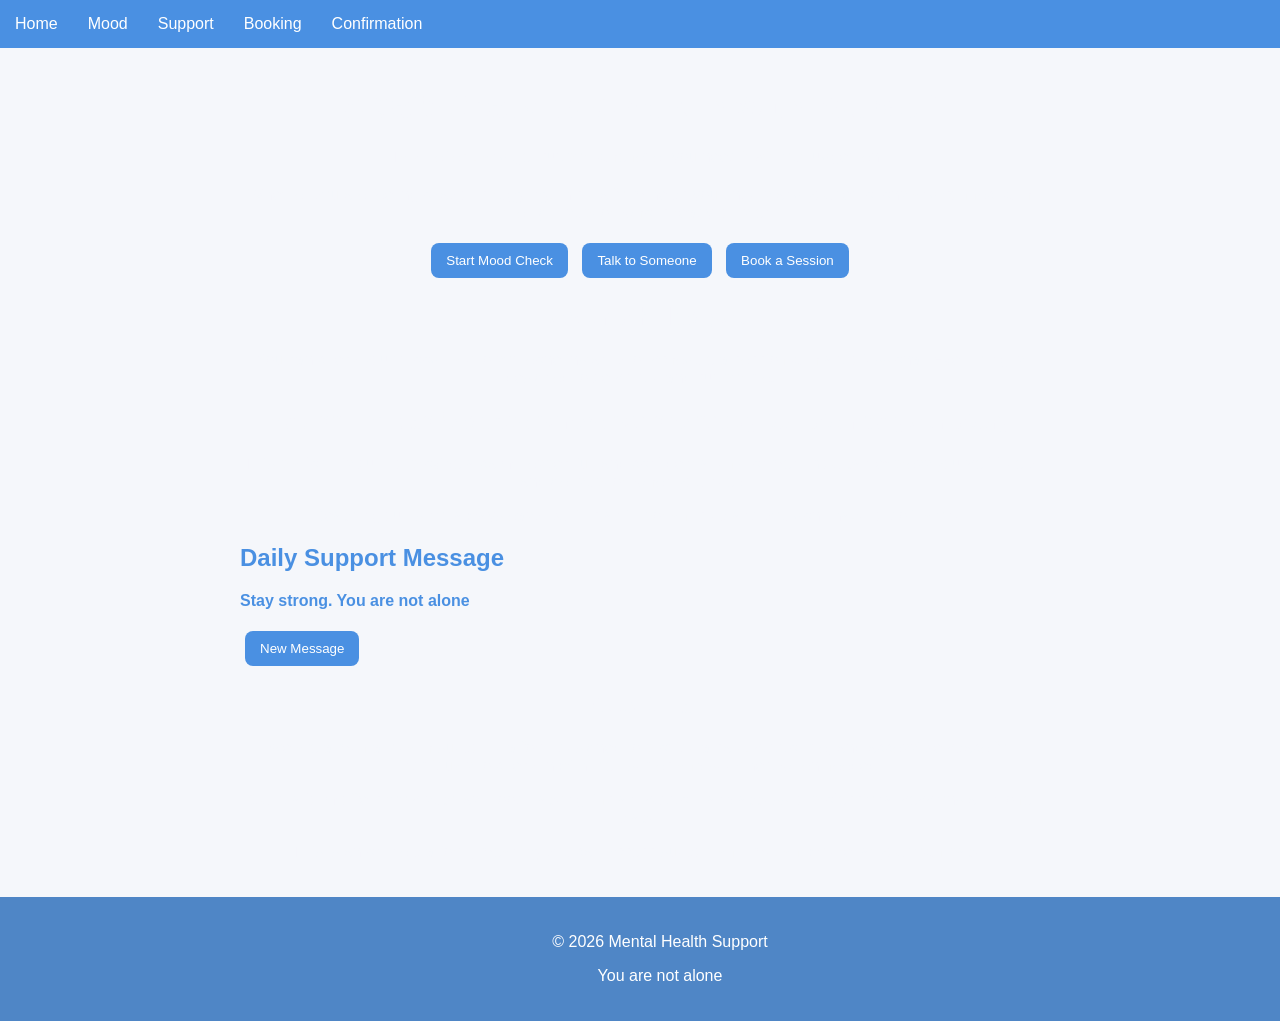
<file: Index.html>
<!DOCTYPE html>
<html>
  <head>
    <title>MENTAL HEALTH SUPPORT WEBSITE</title>
    <link rel="stylesheet" href="style.css">
  </head>
  
  <body>

    <header class="navbar">
      <a href="Index.html">Home</a>
      <a href="Mood-check.html">Mood</a>
      <a href="Support.html">Support</a>
      <a href="Booking.html">Booking</a>
      <a href="Confirmation.html">Confirmation</a>
    </header>
    <div class="container">
      <h1>A Safe Space to Check In With Yourself</h1>
      <p class="intro">
    Talk, reflect, and get support whenever you need it without judgement.
    </p>

  <p>
      Whether you are feeling okay or struggling, this platform helps you
    understand your emotions and connect with the right support who is ready to listen.
  </p>

  <div class="actions">
    <button onclick="location.href='Mood-check.html'">Start Mood Check</button>
    <button onclick="location.href='Support.html'">Talk to Someone</button>
    <button onclick="location.href='Booking.html'">Book a Session</button>
  </div>

  <h2>How this helps you</h2>
  <p>
    You can check your mood, talk to someone instantly, or schedule a session
    with a professional. Everything is designed to be simple and supportive.
  </p>

  <h2>You are in a safe space where we are ready to listen to your story</h2>
  <p>
    This platform is built to provide a calm, respectful, and confidential
    environment. You can express yourself freely and get support when you need it.
  </p>

  <p>
    Reaching out is not always easy, but it is an important step and you don't
    have to do it alone.
  </p>

  <div class="quote-box">
    <h2>Daily Support Message</h2>
    <p id="Quote">Loading message...</p>
    <button onclick="getQuote()">New Message</button>
  </div>


  <h2>About Us</h2>

  <p>
    We are a mental health support platform designed to provide a safe,
    supportive, and accessible space for individuals to check in with
    themselves and seek help when needed.
  </p>

  <p>
    Our platform offers tools such as mood tracking, instant support,
    and access to professional sessions all in one place.
  </p>

  <p>
    This is an online platform, meaning you can access support anytime,
    anywhere, at your own pace.
  </p>

</div> 

<footer class="footer">
  <p>© 2026 Mental Health Support</p>
  <p>You are not alone </p>
</footer>

<script src="Index.js"></script>

</body>
</html>
</file>
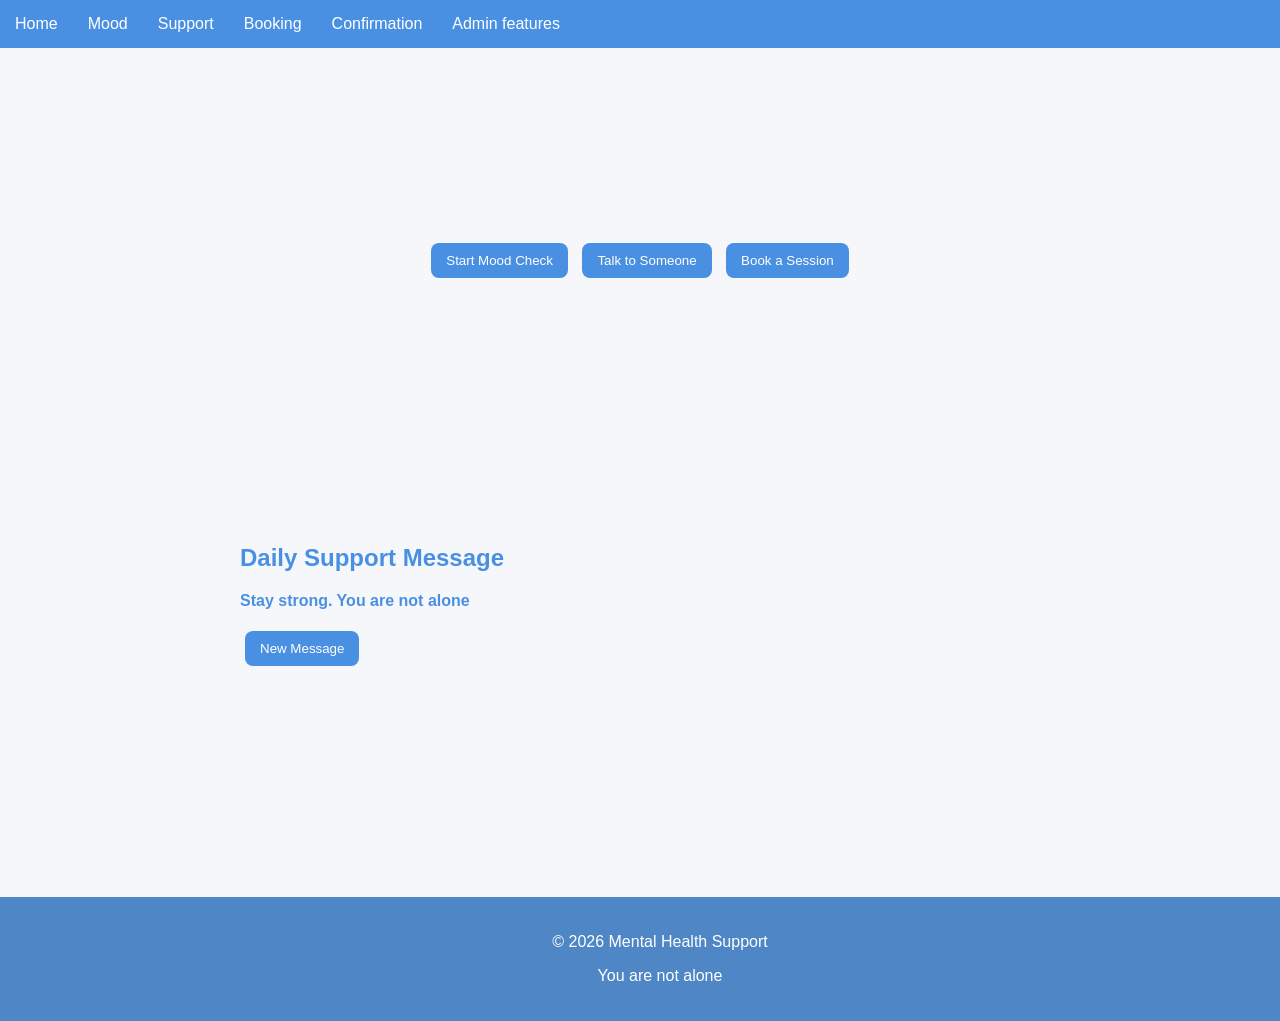
<file: index.html>
<!DOCTYPE html>
<html>
  <head>
    <title>MENTAL HEALTH SUPPORT WEBSITE</title>
    <link rel="stylesheet" href="style.css">
  </head>
  
  <body>

    <header class="navbar">
      <a href="index.html">Home</a>
      <a href="Mood-check.html">Mood</a>
      <a href="Support.html">Support</a>
      <a href="Booking.html">Booking</a>
      <a href="Confirmation.html">Confirmation</a>
      <a href="Admin.html">Admin features</a>
    </header>
    <div class="container">
      <h1>A Safe Space to Check In With Yourself</h1>
      <p class="intro">
    Talk, reflect, and get support whenever you need it without judgement.
    We are ready to listen to your story
    </p>

  <p>
      Whether you are feeling okay or struggling, this platform helps you
    understand your emotions and connect with the right support who is ready to listen.
  </p>

  <div class="actions">
    <button onclick="location.href='Mood-check.html'">Start Mood Check</button>
    <button onclick="location.href='Support.html'">Talk to Someone</button>
    <button onclick="location.href='Booking.html'">Book a Session</button>
  </div>

  <h2>How this helps you</h2>
  <p>
    You can check your mood, talk to someone instantly, or schedule a session
    with a professional. Everything is designed to be simple and supportive.
  </p>

  <h2>You are in a safe space where we are ready to listen to your story</h2>
  <p>
    This platform is built to provide a calm, respectful, and confidential
    environment. You can express yourself freely and get support when you need it.
  </p>

  <p>
    Reaching out is not always easy, but it is an important step and you don't
    have to do it alone.
  </p>

  <div class="quote-box">
    <h2>Daily Support Message</h2>
    <p id="Quote">Loading message...</p>
    <button onclick="getQuote()">New Message</button>
  </div>


  <h2>About Us</h2>

  <p>
    We are a mental health support platform designed to provide a safe,
    supportive, and accessible space for individuals to check in with
    themselves and seek help when needed.
  </p>

  <p>
    Our platform offers tools such as mood tracking, instant support,
    and access to professional sessions all in one place.
  </p>

  <p>
    This is an online platform, meaning you can access support anytime,
    anywhere, at your own pace.
  </p>

</div> 

<footer class="footer">
  <p>© 2026 Mental Health Support</p>
  <p>You are not alone </p>
</footer>

<script src="index.js"></script>

</body>
</html>
</file>
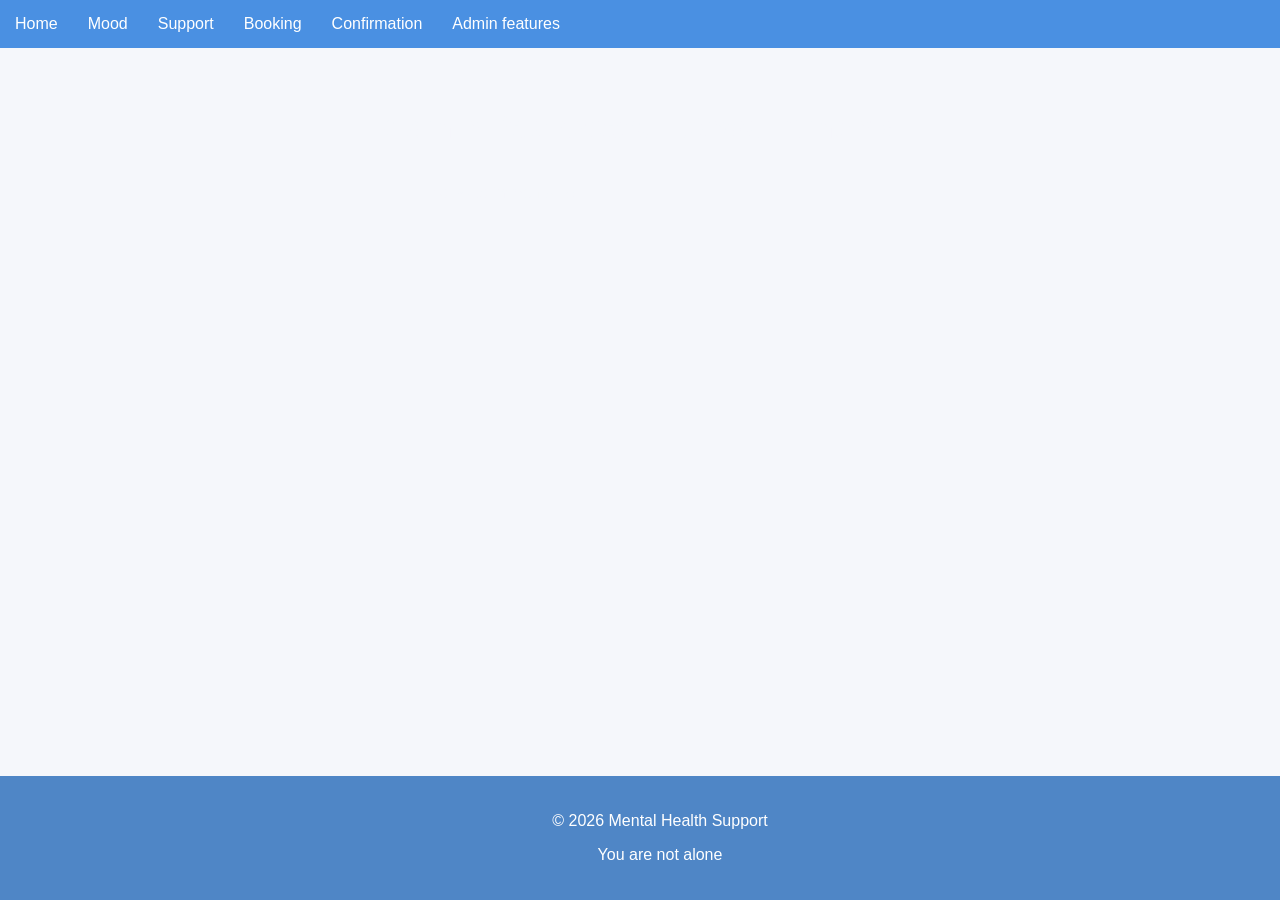
<file: Admin.html>
<!DOCTYPE html>
<html>
<head>
    <title>Admin Dashboard</title>
    <link rel="stylesheet" href="style.css">
</head>
<body>
<header class="navbar">
  <a href="index.html">Home</a>
  <a href="Mood-check.html">Mood</a>
  <a href="Support.html">Support</a>
  <a href="Booking.html">Booking</a>
  <a href="Confirmation.html">Confirmation</a>
  <a href="Admin.html">Admin features</a>

</header>

<body>
<div class="container">
<main class="main-content">
<div class="card-container">
    <h1>Admin Dashboard - Appointments</h1>

<div id="appointments" class="appointments-grid"></div>
</main>
</div>
</div>
<script>
function loadAppointments() {

    let data = JSON.parse(localStorage.getItem("appointments")) || [];

    let container = document.getElementById("appointments");

    if (data.length === 0) {
        container.innerHTML = "<p>No appointments yet</p>";
        return;
    }

    container.innerHTML = "";

    data.forEach(a => {
        container.innerHTML += `
            <div class="appointment-card">
                <h3>${a.doctor}</h3>
                <p><strong>Name:</strong> ${a.name}</p>
                <p><strong>Date & Time:</strong> ${a.datetime}</p>
                <p><strong>Booked At:</strong> ${a.createdAt}</p>
            </div>
        `;
    });
}

loadAppointments();
</script>

<footer class="footer">
  <p>© 2026 Mental Health Support</p>
  <p>You are not alone </p>
</footer>

</body>
</html>
</file>
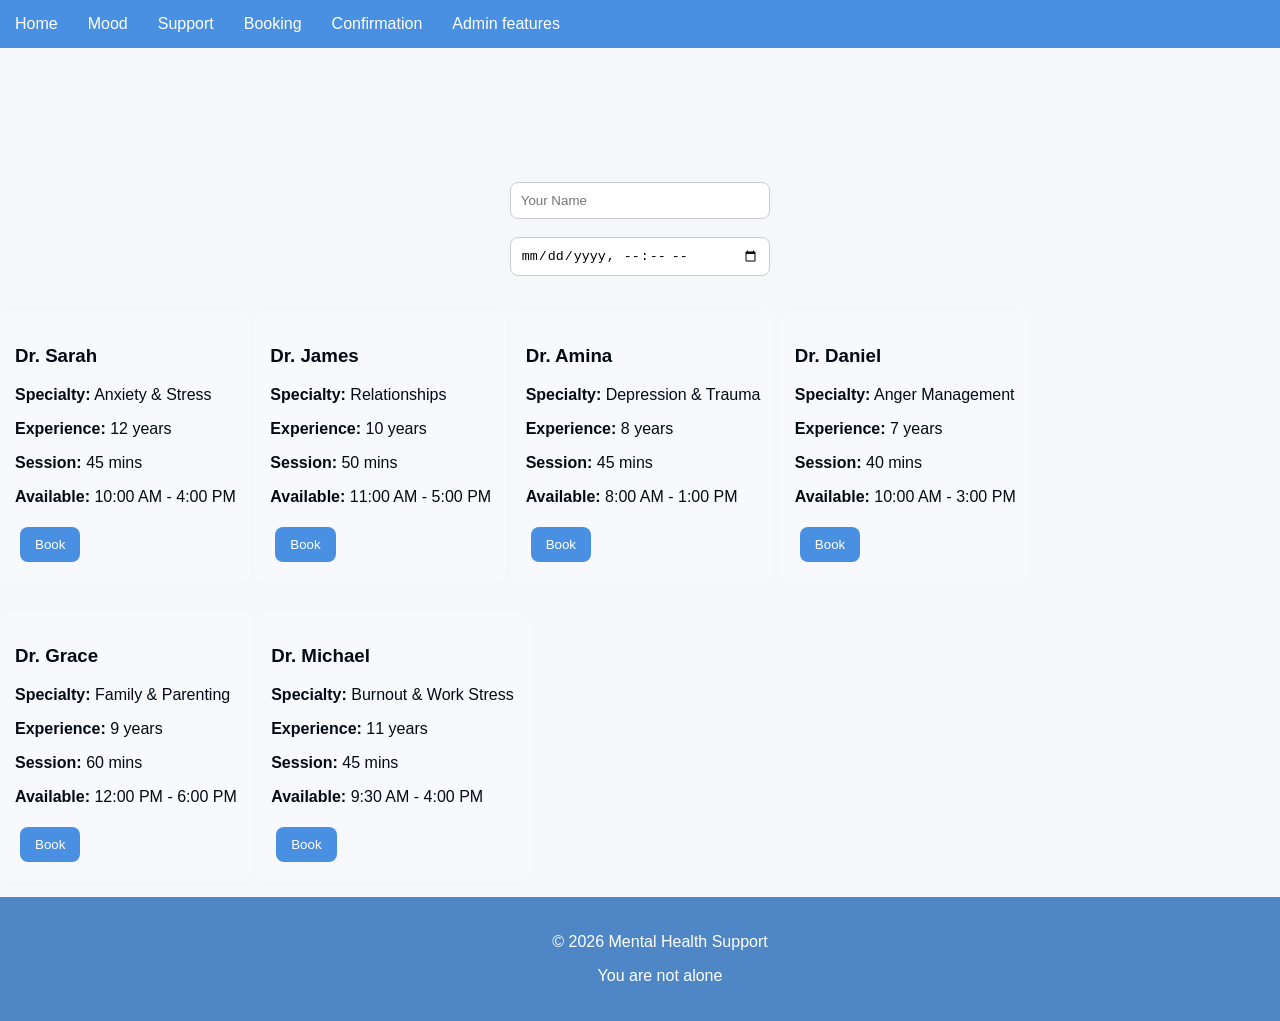
<file: Booking.html>
<!DOCTYPE html>
<html>
<head>
  <title>Booking</title>
  <link rel="stylesheet" href="style.css">
</head>

<body>

<header class="navbar">
  <a href="index.html">Home</a>
  <a href="Mood-check.html">Mood</a>
  <a href="Support.html">Support</a>
  <a href="Booking.html">Booking</a>
  <a href="Confirmation.html">Confirmation</a>
  <a href="Admin.html">Admin features</a>

</header>

<div class="container">

  <h1>Book a Session</h1>
  <p>Choose a psychologist, date and time that works for you</p>

 <input type="text" id="name" placeholder="Your Name"><br><br>

  <!-- <div class="time-section">
    <label>Select Date & Time:</label><br><br> -->
    <input type="datetime-local" id="time">
  </div>

<!-- 
<button onclick="bookAppointment()">Book</button> -->

  <div class="card-container">

  <div class="card">
    <h3>Dr. Sarah</h3>
    <p><strong>Specialty:</strong> Anxiety & Stress</p>
    <p><strong>Experience:</strong> 12 years</p>
    <p><strong>Session:</strong> 45 mins</p>
    <p><strong>Available:</strong> 10:00 AM - 4:00 PM</p>
    <button onclick="book('Dr. Sarah')">Book</button>
  </div>

  <div class="card">
    <h3>Dr. James</h3>
    <p><strong>Specialty:</strong> Relationships</p>
    <p><strong>Experience:</strong> 10 years</p>
    <p><strong>Session:</strong> 50 mins</p>
    <p><strong>Available:</strong> 11:00 AM - 5:00 PM</p>
    <button onclick="book('Dr. James')">Book</button>
  </div>

  <div class="card">
    <h3>Dr. Amina</h3>
    <p><strong>Specialty:</strong> Depression & Trauma</p>
    <p><strong>Experience:</strong> 8 years</p>
    <p><strong>Session:</strong> 45 mins</p>
    <p><strong>Available:</strong> 8:00 AM - 1:00 PM</p>
    <button onclick="book('Dr. Amina')">Book</button>
  </div>

  <div class="card">
    <h3>Dr. Daniel</h3>
    <p><strong>Specialty:</strong> Anger Management</p>
    <p><strong>Experience:</strong> 7 years</p>
    <p><strong>Session:</strong> 40 mins</p>
    <p><strong>Available:</strong> 10:00 AM - 3:00 PM</p>
    <button onclick="book('Dr. Daniel')">Book</button>
  </div>

  <div class="card">
    <h3>Dr. Grace</h3>
    <p><strong>Specialty:</strong> Family & Parenting</p>
    <p><strong>Experience:</strong> 9 years</p>
    <p><strong>Session:</strong> 60 mins</p>
    <p><strong>Available:</strong> 12:00 PM - 6:00 PM</p>
    <button onclick="book('Dr. Grace')">Book</button>
  </div>

  <div class="card">
    <h3>Dr. Michael</h3>
    <p><strong>Specialty:</strong> Burnout & Work Stress</p>
    <p><strong>Experience:</strong> 11 years</p>
    <p><strong>Session:</strong> 45 mins</p>
    <p><strong>Available:</strong> 9:30 AM - 4:00 PM</p>
    <button onclick="book('Dr. Michael')">Book</button>
  </div>

</div>
<script>
  function book(doctorName) {

    const name = document.getElementById("name").value;
    const datetime = document.getElementById("time").value;

    if (!name || !datetime) {
        alert("Please enter your name and select date/time");
        return;
    }

    let appointments = JSON.parse(localStorage.getItem("appointments")) || [];

    const booking = {
        doctor: doctorName,
        name: name,
        datetime: datetime,
        createdAt: new Date().toLocaleString()
    };

    appointments.push(booking);
    localStorage.setItem("appointments", JSON.stringify(appointments));

    alert("Booking successful with " + doctorName);

    window.location.href = "Confirmation.html";
}
</script>

<script src="index.js"></script>

<footer class="footer">
  <p>© 2026 Mental Health Support</p>
  <p>You are not alone </p>
</footer>

</body>
</html>
</file>
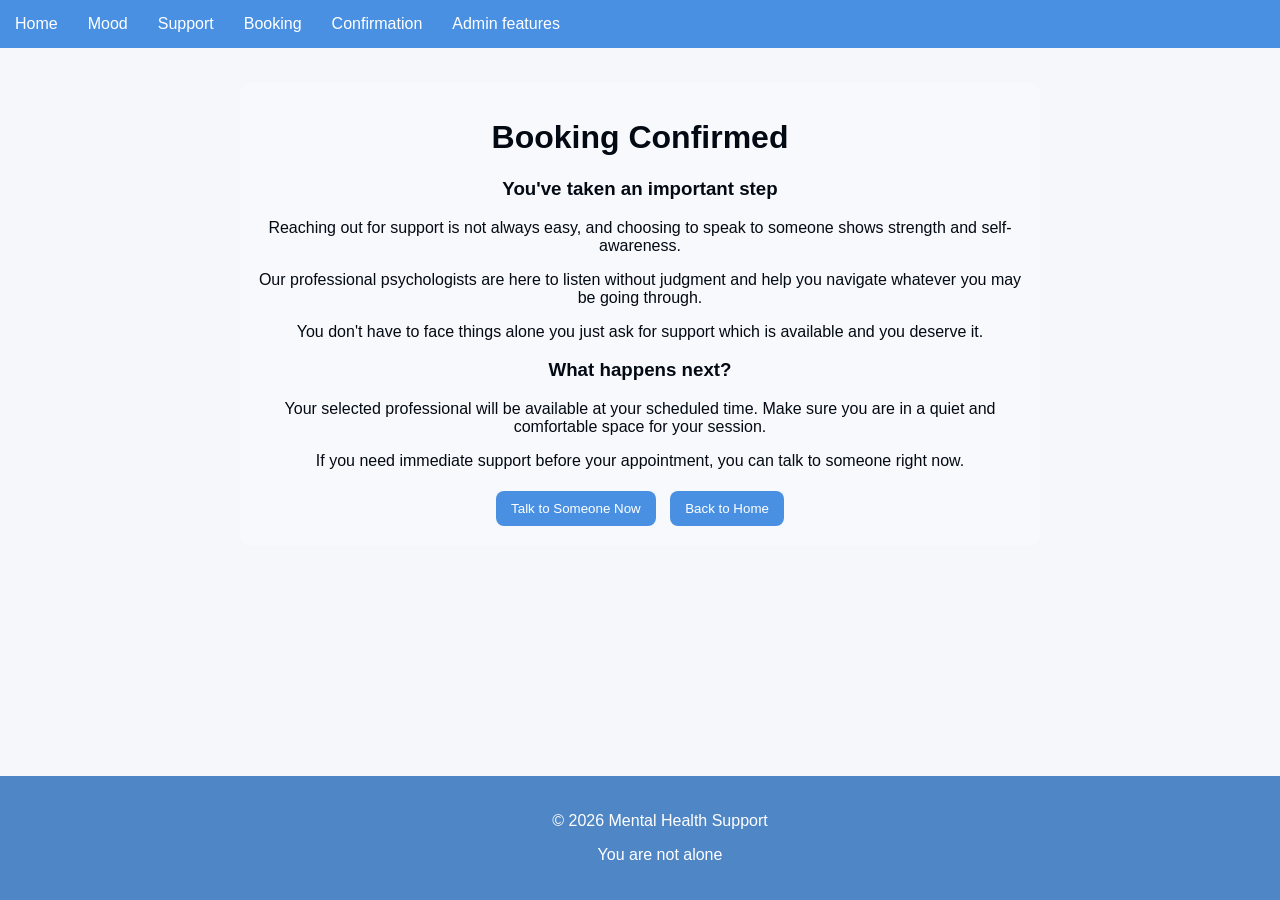
<file: Confirmation.html>
<!DOCTYPE html>
<html>
<head>
  <title>Confirmation</title>
  <link rel="stylesheet" href="style.css">
</head>

<body>

<header class="navbar">
  <a href="index.html">Home</a>
  <a href="Mood-check.html">Mood</a>
  <a href="Support.html">Support</a>
  <a href="Booking.html">Booking</a>
  <a href="Confirmation.html">Confirmation</a>
  <a href="Admin.html">Admin features</a>

</header>

<div class="container">

  <div class="card">

    <h1>Booking Confirmed </h1>

    <p id="doctor"></p>
    <p id="time"></p>
    <p id="message"></p>

    <h3>You've taken an important step </h3>

    <p>
      Reaching out for support is not always easy, and choosing to speak to someone
      shows strength and self-awareness.
    </p>

    <p>
      Our professional psychologists are here to listen without judgment and help you navigate
      whatever you may be going through.
    </p>

    <p>
      You don't have to face things alone you just ask for support which is available and you deserve it.
    </p>


    <h3>What happens next?</h3>

    <p>
      Your selected professional will be available at your scheduled time.
      Make sure you are in a quiet and comfortable space for your session.
    </p>

    <p>
      If you need immediate support before your appointment, you can talk to someone
      right now.
    </p>


    <button onclick="location.href='Support.html'">Talk to Someone Now</button>
    <button onclick="location.href='index.html'">Back to Home</button>

  </div>

</div>
<script>
  
const data = JSON.parse(localStorage.getItem("appointments")) || [];
const last = data[data.length - 1];

if (last) {
    document.getElementById("message").innerText =
        `Booked ${last.doctor} for ${last.name} on ${last.datetime}`;
}
</script>
<!-- <script>
function bookDoctor(doctorName) {

    const name = document.getElementById("name").value;
    const datetime = document.getElementById("datetime").value;

    if (!name || !datetime) {
        alert("Please enter your name and select date/time");
        return;
    }

    let appointments = JSON.parse(localStorage.getItem("appointments")) || [];

    const booking = {
        doctor: doctorName,
        name: name,
        datetime: datetime,
        createdAt: new Date().toLocaleString()
    };

    appointments.push(booking);
    localStorage.setItem("appointments", JSON.stringify(appointments));

    alert("Booking successful with " + doctorName);

    window.location.href = "confirmation.html";
}

</script> -->


<footer class="footer">
  <p>© 2026 Mental Health Support</p>
  <p>You are not alone </p>
</footer>
<script src="index.js"></script>

</body>
</html>
</file>
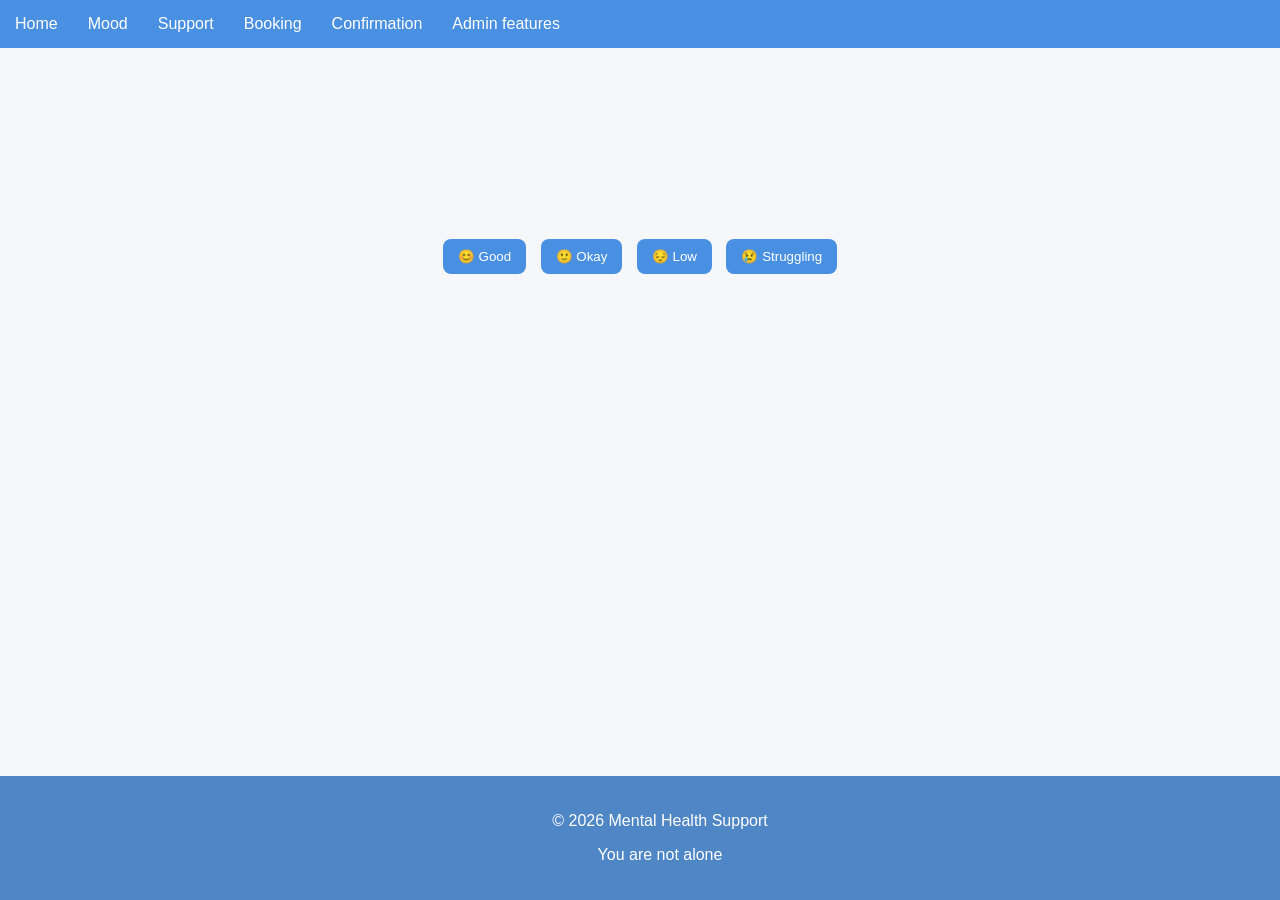
<file: Mood-check.html>
<!DOCTYPE html>
<html>
<head>
  <title>Mood Check</title>
  <link rel="stylesheet" href="style.css">
</head>

<body>

<header class="navbar">
  <a href="index.html">Home</a>
  <a href="Mood-check.html">Mood</a>
  <a href="Support.html">Support</a>
  <a href="Booking.html">Booking</a>
  <a href="Confirmation.html">Confirmation</a>
  <a href="Admin.html">Admin features</a>

</header>

<div class="container">


    <h1>How are you feeling today?</h1>

    <p>
      Take a moment to check in with yourself. Understanding how you feel
      is the first step toward getting the right support and advice.
    </p>

    <p>
      Your response helps guide you to helpful tools and support options.
    </p>

    <div class="mood-buttons">
      <button onclick="setMood('Good')">😊 Good</button>
      <button onclick="setMood('Okay')">🙂 Okay</button>
      <button onclick="setMood('Low')">😔 Low</button>
      <button onclick="setMood('Struggling')">😢 Struggling</button>
    </div>

    <p id="result"></p>

  </div>

  <div class="card" id="suggestions" style="display:none;">
    <h3>Suggestions for you</h3>
    <p id="advice"></p>

    <button onclick="location.href='Support.html'">Talk to Someone</button>
    <button onclick="location.href='Booking.html'">Book a Session</button>
  </div>

</div>


<script>
function setMood(mood) {
  let result = document.getElementById("result");
  let advice = document.getElementById("advice");
  let suggestions = document.getElementById("suggestions");

  result.innerText = "You selected: " + mood;

  suggestions.style.display = "block";

  if (mood === "Good") {
    advice.innerText = "That's great to hear! Keep doing what makes you feel positive and balanced.";
  }

  else if (mood === "Okay") {
    advice.innerText = "It's okay to feel this way. Try taking a short break or doing something you enjoy.";
  }

  else if (mood === "Low") {
    advice.innerText = "You might benefit from talking to someone or practicing a calming activity.";
  }

  else if (mood === "Struggling") {
    advice.innerText = "You are not alone. Reaching out to someone could really help right now.";
  }
}
</script>

<script src="index.js"></script>
<script src="test.js"></script>

<footer class="footer">
  <p>© 2026 Mental Health Support</p>
  <p>You are not alone</p>

</footer>
</body>
</html>
</file>
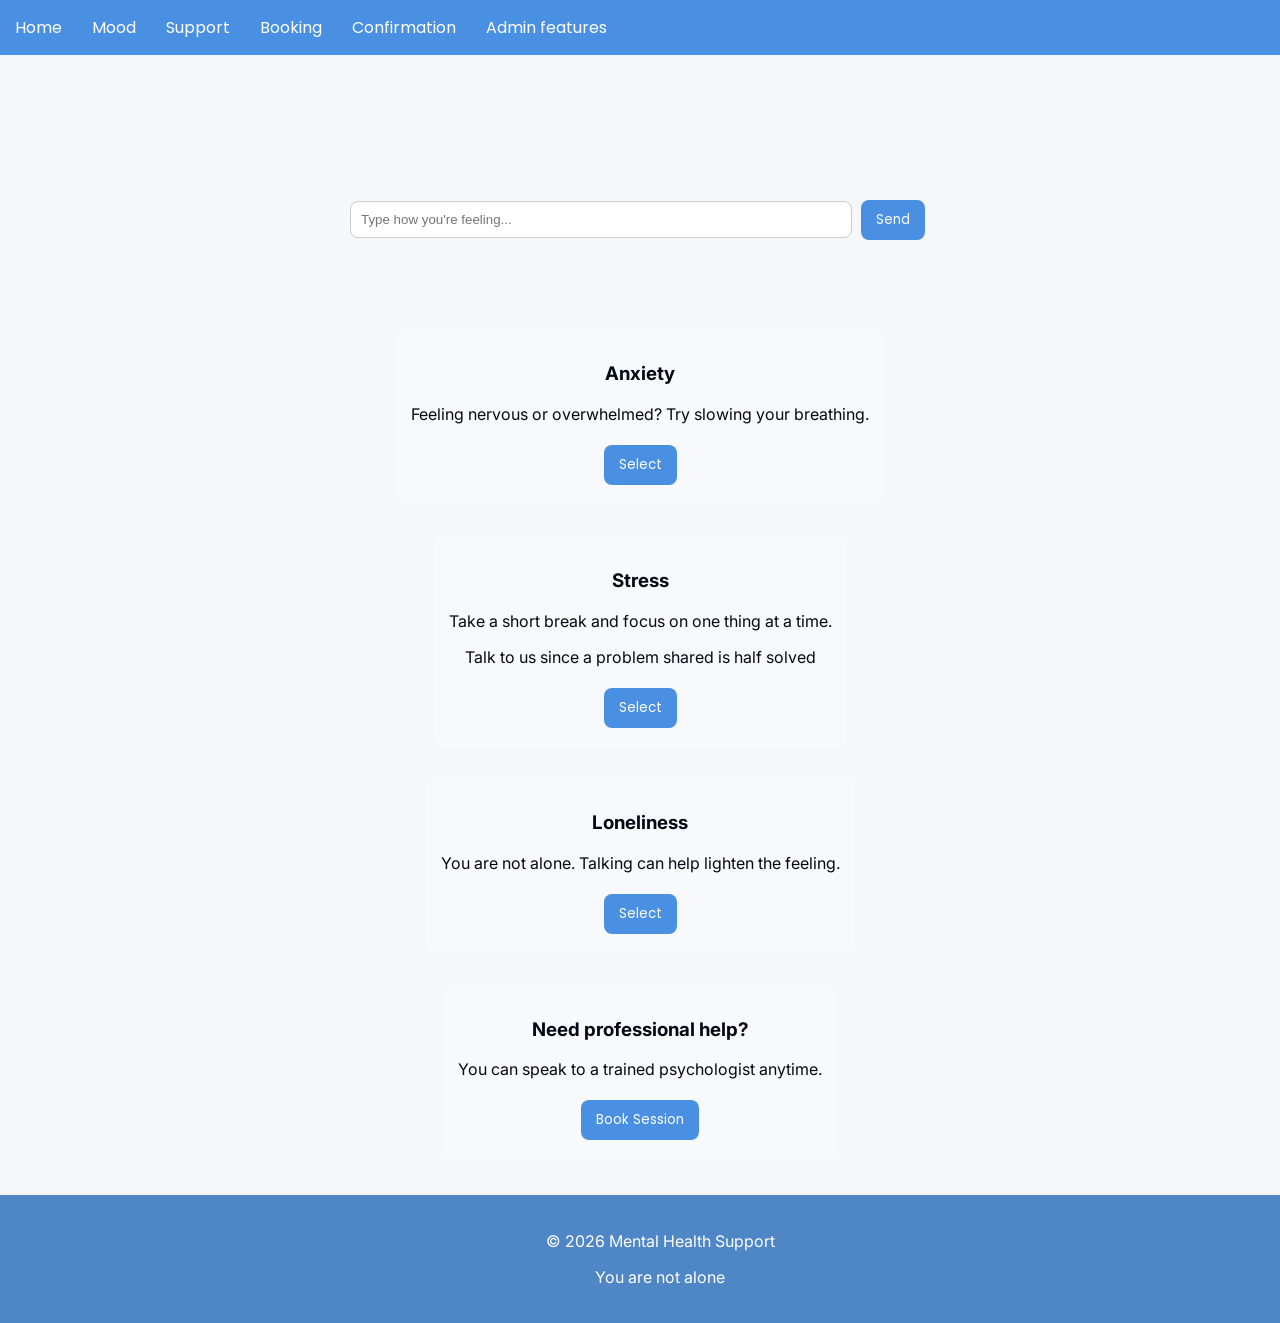
<file: Support.html>
<!DOCTYPE html>
<html>
<head>
  <title>Support</title>
  <link rel="stylesheet" href="style.css">
  <link href="https://fonts.googleapis.com/css2?family=Inter&family=Poppins&family=Roboto&display=swap" rel="stylesheet">
</head>

<body>

<header class="navbar">
  <a href="Index.html">Home</a>
  <a href="Mood-check.html">Mood</a>
  <a href="Support.html">Support</a>
  <a href="Booking.html">Booking</a>
  <a href="Confirmation.html">Confirmation</a>
  <a href="Admin.html">Admin features</a>
</header>

<div class="container">

  <h1>Talk to Someone</h1>
  <p class="intro">
    You don't have to go through this alone. Share how you feel and get support.
  </p>


  <input type="text" id="input" placeholder="Type how you're feeling..." />
  <button onclick="sendMessage()">Send</button>

  <h2>How can we help you?</h2>
  <div class="card-container">

    <div class="card">
      <h3>Anxiety</h3>
      <p>Feeling nervous or overwhelmed? Try slowing your breathing.</p>
      <button onclick="quick('I feel anxious')">Select</button>
    </div>

    <div class="card">
      <h3>Stress</h3>
      <p>Take a short break and focus on one thing at a time.</p>
      <p>Talk to us since a problem shared is half solved</p>
      <button onclick="quick('I feel stressed')">Select</button>
    </div>

    <div class="card">
      <h3>Loneliness</h3>
      <p>You are not alone. Talking can help lighten the feeling.</p>

      <button onclick="quick('I feel lonely')">Select</button>
    </div>

  </div>

  <div class="card">
    <h3>Need professional help?</h3>
    <p>You can speak to a trained psychologist anytime.</p>
    <button onclick="location.href='Booking.html'">Book Session</button>
  </div>

</div>

<footer class="footer">
  <p>© 2026 Mental Health Support</p>
  <p>You are not alone</p>
</footer>

</body>
</html>
</file>
<file: style.css>
:root {
  --primary: #4A90E2;
  --secondary: #A78BFA;
  --background: #F5F7FB;
}

body {
  margin: 0;
  font-family: 'Inter', sans-serif;
  background: #F5F7FB;
  min-height: 100vh;
  display: flex;
  flex-direction: column;
  background-image: url(https://images.unsplash.com/photo-1493836512294-502baa1986e2?q=80&w=1490&auto=format&fit=crop&ixlib=rb-4.1.0&ixid=M3wxMjA3fDB8MHxwaG90by1wYWdlfHx8fGVufDB8fHx8fA%3D%3D);
  background-size: cover;
  color: #F5F7FB;
}

.navbar {
  display: flex;
  gap: 30px;
  background: #4A90E2;
  padding: 15px;
  text-align: left;
}

.navbar a {
  color: white;
  text-decoration: none;
  font-family: 'Poppins', sans-serif;
  text-align: flex-start;
  gap: 20px;
}

.navbar a:hover {
  opacity: 0.8;
}

.container {
  max-width: 800px;
  margin: 0 auto;
  padding: 20px;
  text-align: center;
  flex: 1;
}

h1 {
  font-family: 'Playfair Display', sans-serif;
}

.intro {
  margin-bottom: 20px;
}

.input-area {
  display: flex;
  gap: 10px;
  justify-content: center;
  margin-bottom: 20px;
}

input {
  padding: 10px;
  width: 60%;
  border-radius: 8px;
  border: 1px solid #ccc;
}

button {
  font-family: 'poppins', sans-serif;
  padding: 10px 15px;
   margin: 5px;
  border: none;
  border-radius: 8px;
  cursor: pointer;
  background: #4a90e2;
  color: white;
}
button:hover {
  background:  #A78BFA;
}

.card {
  background: rgba(250, 249, 253, 0.849);
   display: inline-block; 
  color: #030a13;
  padding: 15px;
  margin: 15px 0;
  border-radius: 10px;
  
}

@media (max-width: 768px) {
  .input-area {
    flex-direction: column;
    
  }

  input {
    width: 100%;
  }
}

footer {
  background: #4A90E2;
  color: white;
  text-align: center;
  padding: 20px;
  width: 100%;
}

.container {
  flex: 1;
}

.quote-box {
  text-align: left;
  color: #4A90E2;
  font-weight: bold;
}


body {
    display: flex;
    flex-direction: column;
    min-height: 100vh;
}

.main-content {
    flex: 1;
    padding: 20px;
}


.footer {
    width: 100%;
    background-color: #4f86c6;
    color: white;
    text-align: center;
    padding: 20px;
}
.appointments-grid {
    display: grid;
    grid-template-columns: repeat(2, 1fr);
    gap: 20px;
    margin-top: 20px;
}

.appointment-card {
    background: rgba(255, 255, 255, 0.9);
    align-items: start;
    padding: 15px;
    border-radius: 10px;
    box-shadow: 0 4px 10px rgba(0,0,0,0.2);
    color: #030a13;
}

@media (max-width: 768px) {
    .appointments-grid {
        grid-template-columns: 1fr;
    }
}
</file>
